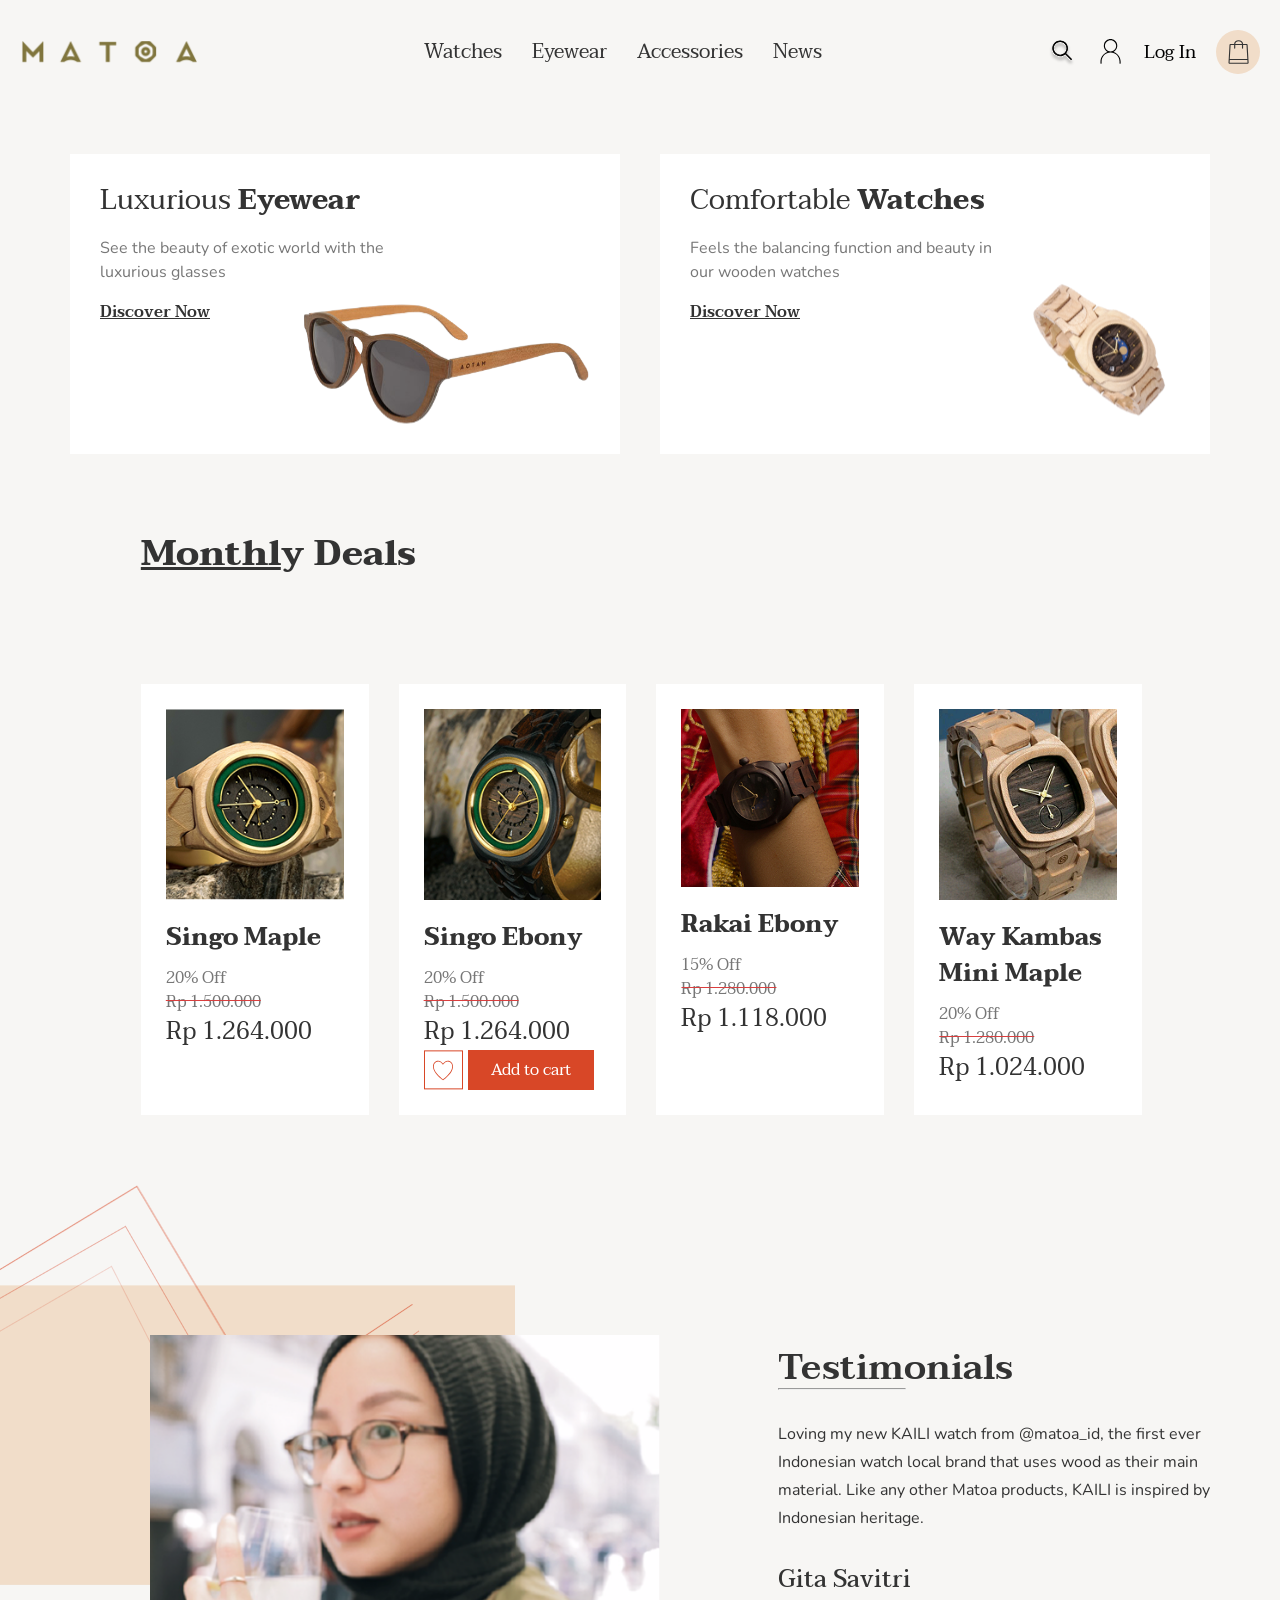
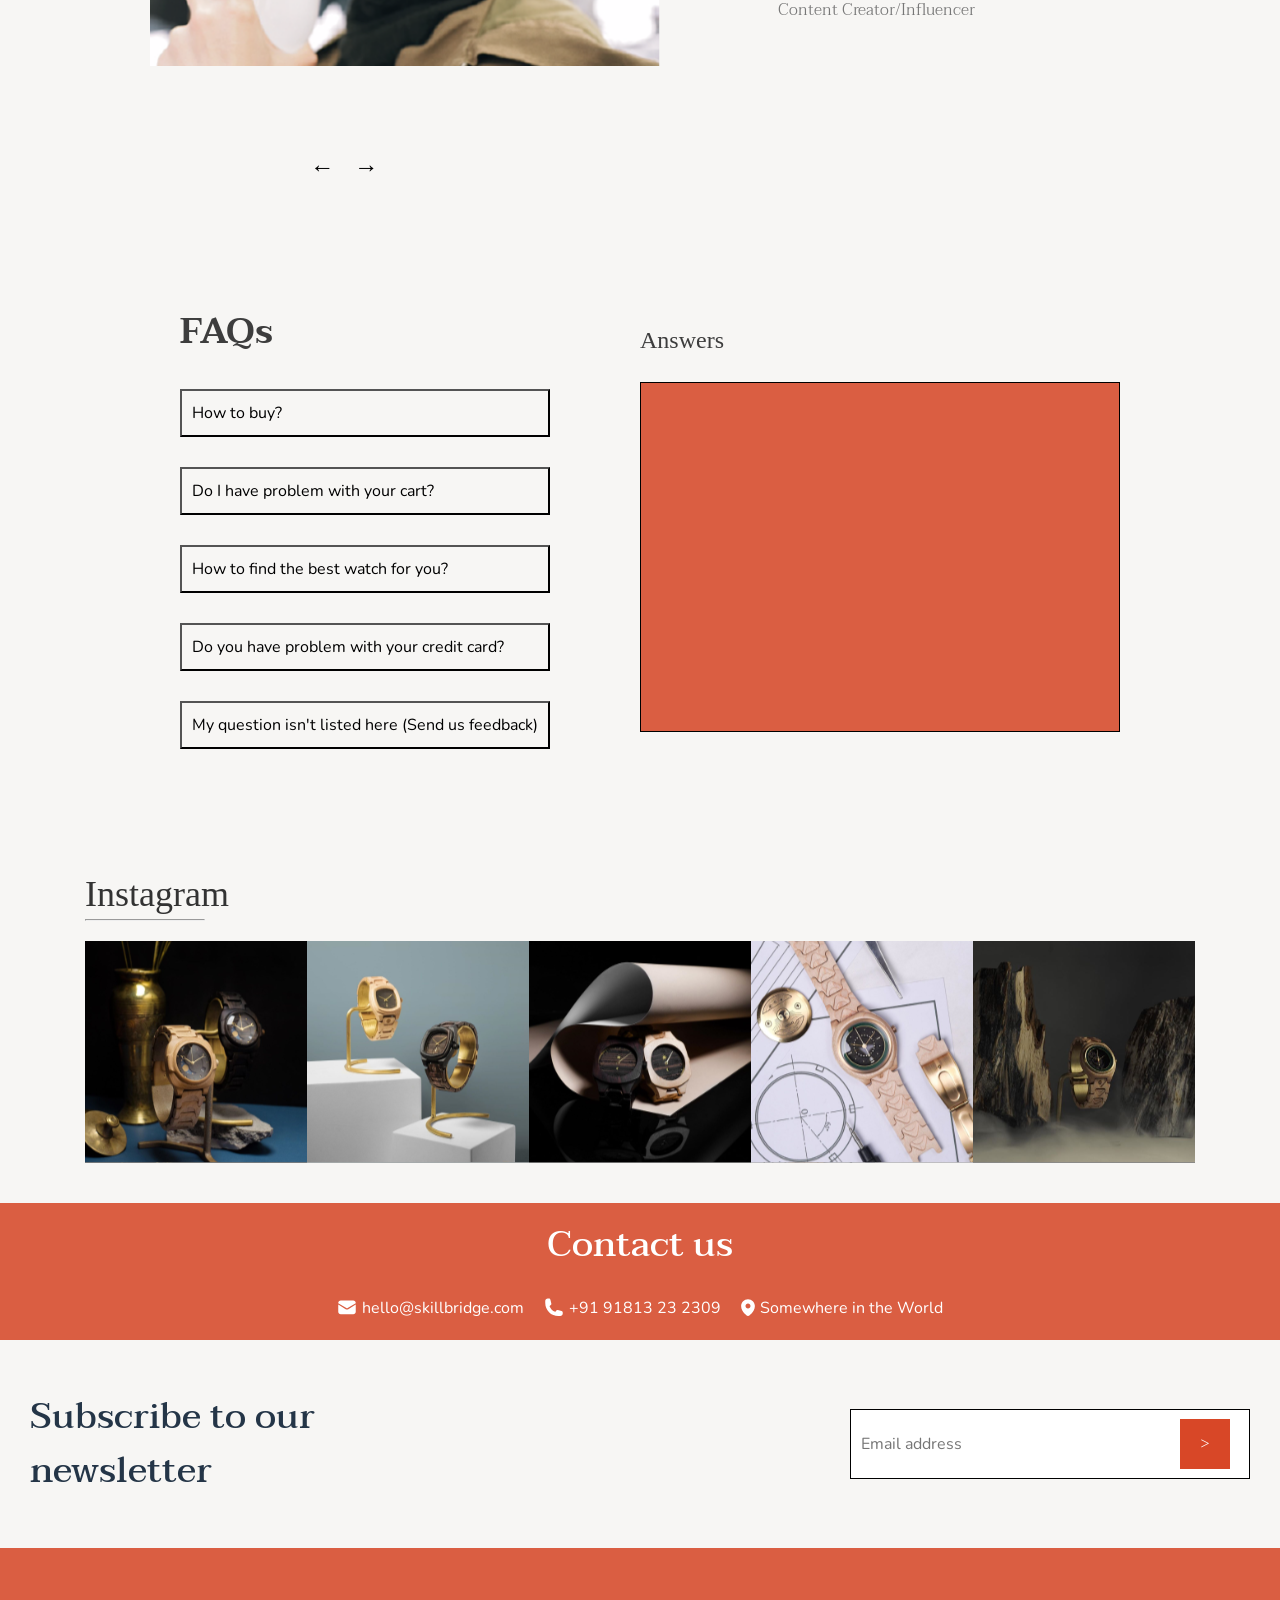
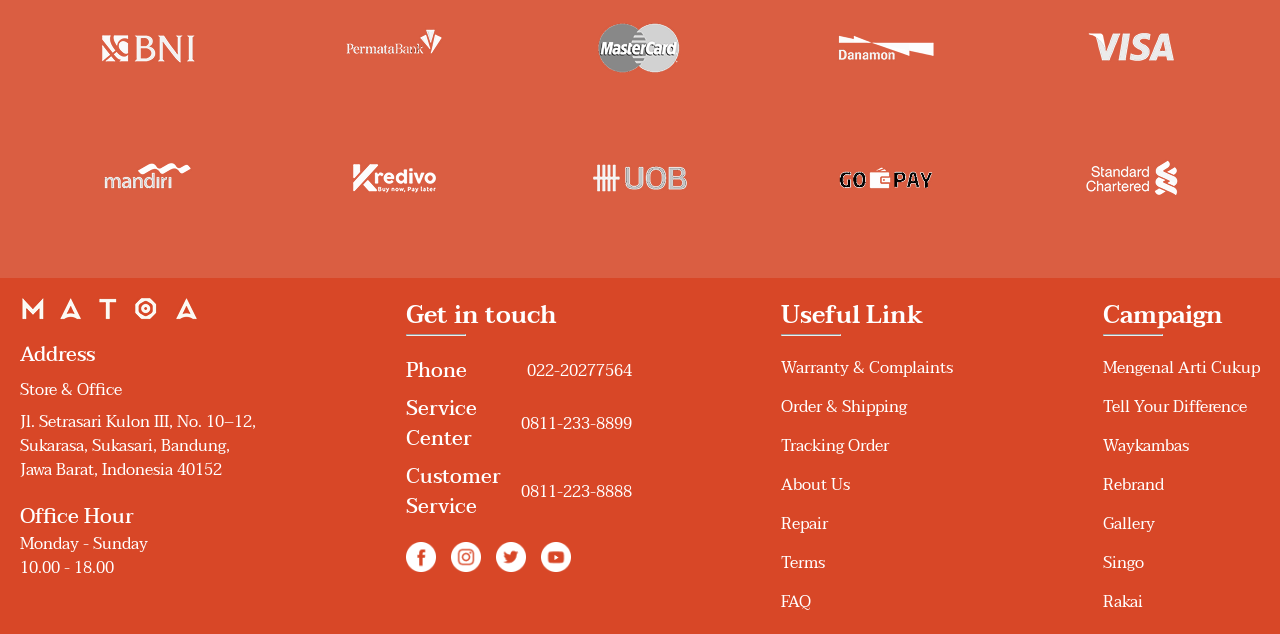
<file: april-frontend-matoa-1-master/index.html>
<!DOCTYPE html>
<html lang="en">
  <head>
    <meta charset="UTF-8" />
    <meta name="viewport" content="width=device-width, initial-scale=1.0" />
    <link
      rel="shortcut icon"
      href="images/favicon/favicon.svg"
      type="image/x-icon"
    />
    <link rel="stylesheet" href="styles/index.css" />
    <!--Fonts -->
    <link rel="preconnect" href="https://fonts.googleapis.com" />
    <link rel="preconnect" href="https://fonts.gstatic.com" crossorigin />
    <link
      href="https://fonts.googleapis.com/css2?family=Taviraj:ital,wght@0,100;0,200;0,300;0,400;0,500;0,600;0,700;0,800;0,900;1,100;1,200;1,300;1,400;1,500;1,600;1,700;1,800;1,900&display=swap"
      rel="stylesheet"
    />
    <link rel="preconnect" href="https://fonts.googleapis.com" />
    <link rel="preconnect" href="https://fonts.gstatic.com" crossorigin />
    <link
      href="https://fonts.googleapis.com/css2?family=Nunito:ital,wght@0,200..1000;1,200..1000&display=swap"
      rel="stylesheet"
    />
    <title>MATOA</title>
  </head>
  <body>

    <header>
      <div class="header_container">
        <img src="images/favicon/favicon.svg" alt="Logo" />
        <input type="checkbox" id="menu-toggle" class="menu-toggle" />
        <label for="menu-toggle" class="hamburger-menu">&#9776;</label>
       
        <nav class="nav_menu">
          <a href="#">Watches</a>
          <a href="#"> Eyewear</a>
          <a href="#">Accessories</a>
          <a href="#">News</a>
          <div class="nav_mobile_actions">
            <a href="#"><img src="images/header/search.svg" alt="search" class="header-icon" /></a>
            <a href="#"><img src="images/header/user.svg" alt="user" class="header-icon" /></a>
            <a class="login" href="#">Log In</a>
            <a href="#"><img src="images/header/cart.svg" alt="cart" class="header-icon cart-icon" /></a>
          </div>
        </nav>

        <div class="header_right">
          <a href="#"
            ><img
              src="images/header/search.svg"
              alt="search"
              class="header-right-icon"
          /></a>
          <a href="#"
            ><img
              src="images/header/user.svg"
              alt="user"
              class="header-right-icon"
          /></a>
          <a class="login" href="#">Log In</a>
          <div class="icon_cart">
            <a href="#"
              ><img
                src="images/header/cart.svg"
                alt="cart"
                class="header-right-icon"
            /></a>
          </div>
        </div>
      </div>
    </header>
    

    <div class="main-categories-section">
      <div class="main-categories-card">
        <h3>Luxurious <strong>Eyewear</strong></h3>
        <p>See the beauty of exotic world with the<br />luxurious glasses</p>
        <a href="#" class="discover-btn">Discover Now</a>
        <img
          class="left-img"
          src="images/maincategories/glasses.svg"
          alt="Luxurious Eyewear"
        />
      </div>

      <div class="main-categories-card">
        <h3>Comfortable<strong> Watches</strong></h3>
        <p>
          Feels the balancing function and beauty in<br />our wooden watches
        </p>
        <a href="#" class="discover-btn">Discover Now</a>
        <img
          class="right-img"
          src="images/maincategories/clock.svg"
          alt="Comfortable Watches"
        />
      </div>
    </div>
    <section class="monthly-deals">
      <h2><u>Monthl</u>y Deals</h2>
      <div class="product-grid">
        <div class="product-card">
          <img class="img1" src="images/monthlydeals/image 1.png" alt="Singo Maple">
          <h3>Singo Maple</h3>
          <p class="discount">20% Off</p>
          <span class="old-price">Rp 1.500.000</span>Rp 1.264.000
        </div>
  
      <div class="product-card">
        <img class="img2" src="images/monthlydeals/image 2.png" alt="Singo Ebony">
        <h3>Singo Ebony</h3>
        <p class="discount">20% Off</p>
        <span class="old-price">Rp 1.500.000</span>Rp 1.264.000
  
        <div class="button-container">
          <img class="heart-icon" src="images/monthlydeals/heartbutton.svg" alt="img">
          <button class="add-to-cart">Add to cart</button>
        </div>
      </div>
      <div class="product-card">
        <img class="img3" src="images/monthlydeals/image 3.png" alt="Rakai Ebony">
        <h3>Rakai Ebony</h3>
        <p class="discount">15% Off</p>
        <span class="old-price">Rp 1.280.000</span>Rp 1.118.000
      </div>
  
      <div class="product-card">
        <img class="img3" src="images/monthlydeals/image 4.png" alt="Way Kambas Mini Maple">
        <h3>Way Kambas Mini Maple</h3>
        <p class="discount">20% Off</p>
          <span class="old-price">Rp 1.280.000</span> Rp 1.024.000
      </div>
     </div>
    </section>
                 <!--Testimonials Section başlangıç-->
                 <section class="testimonials-section">
                  <div class="testimonials-img-container">
                    <img class="vector-1" src="images/testimonials/çizgi1.png" alt="" />
            
                    <img class="vector-2" src="images/testimonials/çizgi2.png" alt="" />
            
                    <img class="vector-3" src="images/testimonials/çizgi3.png" alt="" />
            
                    <img
                      class="bg-img1"
                      src="images/testimonials/Rectangle 34@2x.png"
                      alt=""
                    />
            
                    <img
                      class="main-img"
                      src="images/testimonials/gözlüklükız.png"
                      alt=""
                    />
            
                    <div class="testimonial-arrows">
                      <span class="arrow">&#8592;</span>
                      <span class="arrow">&#8594;</span>
                    </div>
                  </div>
                  <div class="testimonials-text-container">
                    <div>
                      <h2 class="testimonials-title">Testimonials</h2>
                      <hr class="main-tex-line" />
                    </div>
            
                    <p class="testimonils-text">
                      Loving my new KAILI watch from @matoa_id, the first ever Indonesian
                      watch local brand that uses wood as their main material. Like any
                      other Matoa products, KAILI is inspired by Indonesian heritage.
                    </p>
                    <div class="testimonials-creator">
                      <h3>Gita Savitri</h3>
                      <p>Content Creator/Influencer</p>
                    </div>
                  </div>
                </section>
                <!--Testimonials Section bitiş-->
    <div class="container">
      <div class="faq">
        <div class="questions">
          <h2 class="faqs-font">FAQs</h2>
          <button class="button">How to buy?</button>
          <button class="button">Do I have problem with your cart?</button>
          <button class="button">How to find the best watch for you?</button>
          <button class="button">Do you have problem with your credit card?</button>
          <button class="button">My question isn't listed here (Send us feedback)</button>
        </div>
      </div>

      <div class="answers">
        <h2>Answers</h2>
        <br />
        <div class="answer-box">
          <p>
            Click the product you want, take a look at if it is the one for you
            then add it to your cart. After that go to your cart and make the
            payment.
          </p>
        </div>
      </div>
    </div>

       
    <section class="instagram-section">
      <div>
        <h2 class="section-title">Instagram</h2>
        <hr class="underline" />
      </div>

      <div class="image-gallery">
        <div class="image-item">
          <img src="images/instagramPhotos/watch1.svg" alt="Watch 1" />
        </div>
        <div class="image-item">
          <img src="images/instagramPhotos/watch2.svg" alt="Watch 2" />
        </div>
        <div class="image-item">
          <img src="images/instagramPhotos/watch3.svg" alt="Watch 3" />
        </div>
        <div class="image-item">
          <img src="images/instagramPhotos/watch4.svg" alt="Watch 4" />
        </div>
        <div class="image-item">
          <img src="images/instagramPhotos/watch5.svg" alt="Watch 5" />
        </div>
      </div>
    </section>

    <section class="contact-section">
      <div class="contact-container">
        <h2>Contact us</h2>
        <div class="contact-info">
          <p>
            <img
              class="img"
              src="images/contactus/Icon.svg"
              alt="mail"
            />hello@skillbridge.com
          </p>
          <p>
            <img
              class="img"
              src="images/contactus/Button.svg"
              alt="number"
            />+91 91813 23 2309
          </p>
          <p>
            <img
              class="img"
              src="images/contactus/Subtract.svg"
              alt="location"
            />
            Somewhere in the World
          </p>
        </div>
      </div>
    </section>
    <section class="newsletter">
      <div class="newsletter-container">
        <h2 class="newsletter-title">Subscribe to our<br />newsletter</h2>
        <div class="email-form-container">
          <input type="email" placeholder="Email address" required />
          <button class="submit-button">></button>
        </div>
      </div>
    </section>
    <section class="partners-section">
      <div class="partners-grid">
        <img src="images/company-logos/bni.png" alt="BNI">
        <img src="images/company-logos/permatabank.png" alt="PermataBank">
        <img src="images/company-logos/mastercard.png" alt="MasterCard">
        <img src="images/company-logos/danamon.png" alt="Danamon">
        <img src="images/company-logos/visa.png" alt="Visa">
        <img src="images/company-logos/mandiri.png" alt="Mandiri">
        <img src="images/company-logos/kredivo.png" alt="Kredivo">
        <img src="images/company-logos/uob.png" alt="UOB">
        <img src="images/company-logos/gopay.png" alt="GoPay">
        <img src="images/company-logos/standardchartered.png" alt="Standard Chartered">
      </div>
    </section>


    <footer class="footer">
      <div class="footer-container">
        <!-- İlk Kolon -->
        <div class="footer-column">
          <img
            src="images/favicon/footer/matoa.png"
            alt="Matoa logo"
            class="matoa-image"
          />
          <div class="footer-adress">
            <h3 class="footer-heading">Address</h3>
            <p class="footer-info">Store & Office</p>
            <p class="footer-info">
              Jl. Setrasari Kulon III, No. 10–12,<br />Sukarasa, Sukasari,
              Bandung, <br />Jawa Barat, Indonesia 40152
            </p>
          </div>

          <div>
            <p class="footer-heading">Office Hour</p>
            <p class="footer-info">Monday - Sunday</p>
            <p class="footer-info">10.00 - 18.00</p>
          </div>
        </div>

        <!-- İkinci Kolon -->
        <div class="footer-column">
          <div>
            <p class="footer-section-title">Get in touch</p>
            <hr class="footer-line" />
          </div>
          <div class="footer-adress">
            <div class="footer-contact-item">
              <p class="footer-heading">Phone</p>
              <p class="footer-info">022-20277564</p>
            </div>

            <div class="footer-contact-item">
              <p class="footer-heading">
                Service<br />
                Center
              </p>
              <p class="footer-info">0811-233-8899</p>
            </div>

            <div class="footer-contact-item">
              <p class="footer-heading">
                Customer<br />
                Service
              </p>
              <p class="footer-info">0811-223-8888</p>
            </div>
          </div>
          <div class="social-icons">
            <img
              class="social-icon"
              src="images/favicon/footer/facebook.png"
              alt="Facebook logo"
            />
            <img
              class="social-icon"
              src="images/favicon/footer/instagram.png"
              alt="Instagram logo"
            />
            <img
              class="social-icon"
              src="images/favicon/footer/twitter.png"
              alt="Twitter logo"
            />
            <img
              class="social-icon"
              src="images/favicon/footer/youtube.png"
              alt="YouTube logo"
            />
          </div>
        </div>

        <!-- Üçüncü Kolon -->
        <div class="footer-column">
          <div>
            <p class="footer-section-title">Useful Link</p>
            <hr class="footer-line" />
          </div>
          <ul class="footer-links">
            <li><a href="#" class="footer-info">Warranty & Complaints</a></li>
            <li><a href="#" class="footer-info">Order & Shipping</a></li>
            <li><a href="#" class="footer-info">Tracking Order</a></li>
            <li><a href="#" class="footer-info">About Us</a></li>
            <li><a href="#" class="footer-info">Repair</a></li>
            <li><a href="#" class="footer-info">Terms</a></li>
            <li><a href="#" class="footer-info">FAQ</a></li>
          </ul>
        </div>

        <!-- Dördüncü Kolon -->
        <div class="footer-column">
          <div>
            <p class="footer-section-title">Campaign</p>
            <hr class="footer-line" />
          </div>
          <div class="footer-links">
            <p class="footer-info">Mengenal Arti Cukup</p>
            <p class="footer-info">Tell Your Difference</p>
            <p class="footer-info">Waykambas</p>
            <p class="footer-info">Rebrand</p>
            <p class="footer-info">Gallery</p>
            <p class="footer-info">Singo</p>
            <p class="footer-info">Rakai</p>
          </div>
        </div>
      </div>
    </footer>
    <script src="./scripts/faqs.js"></script> 
  </body>
</html>
</file>
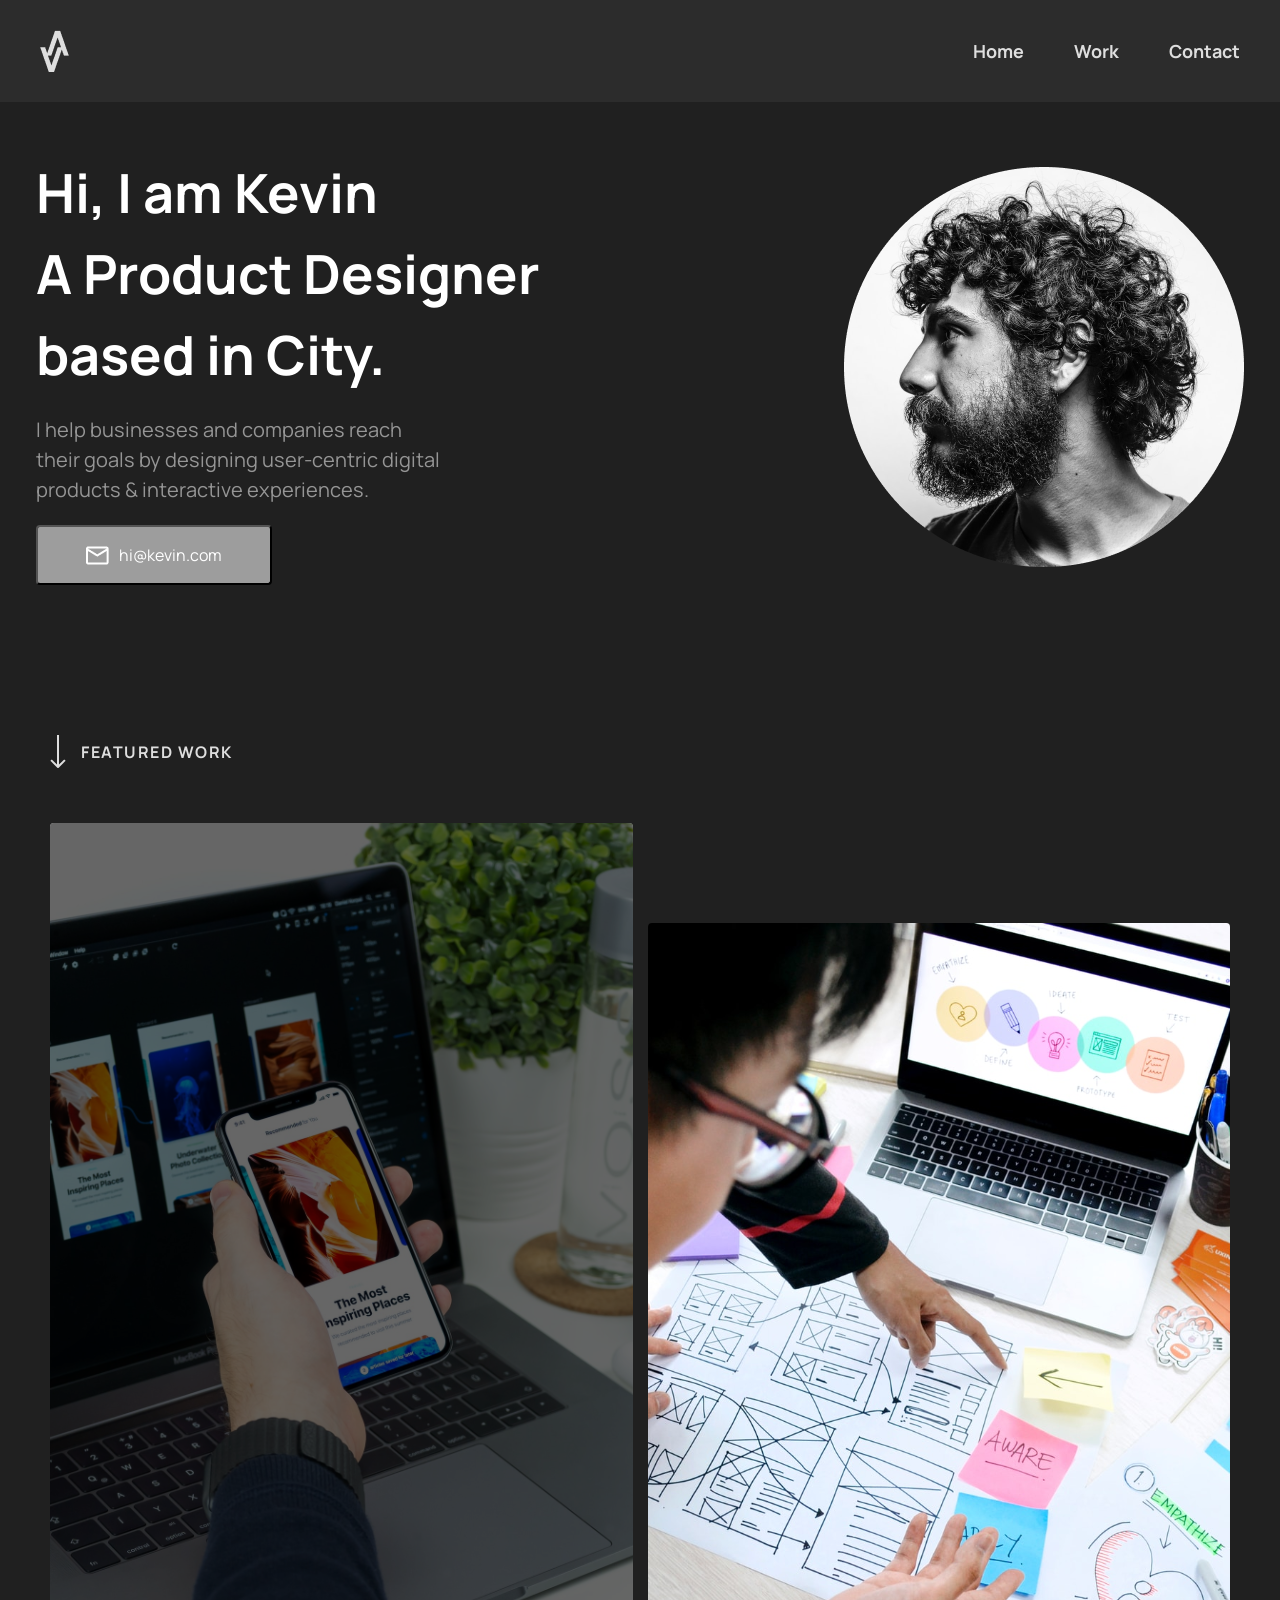
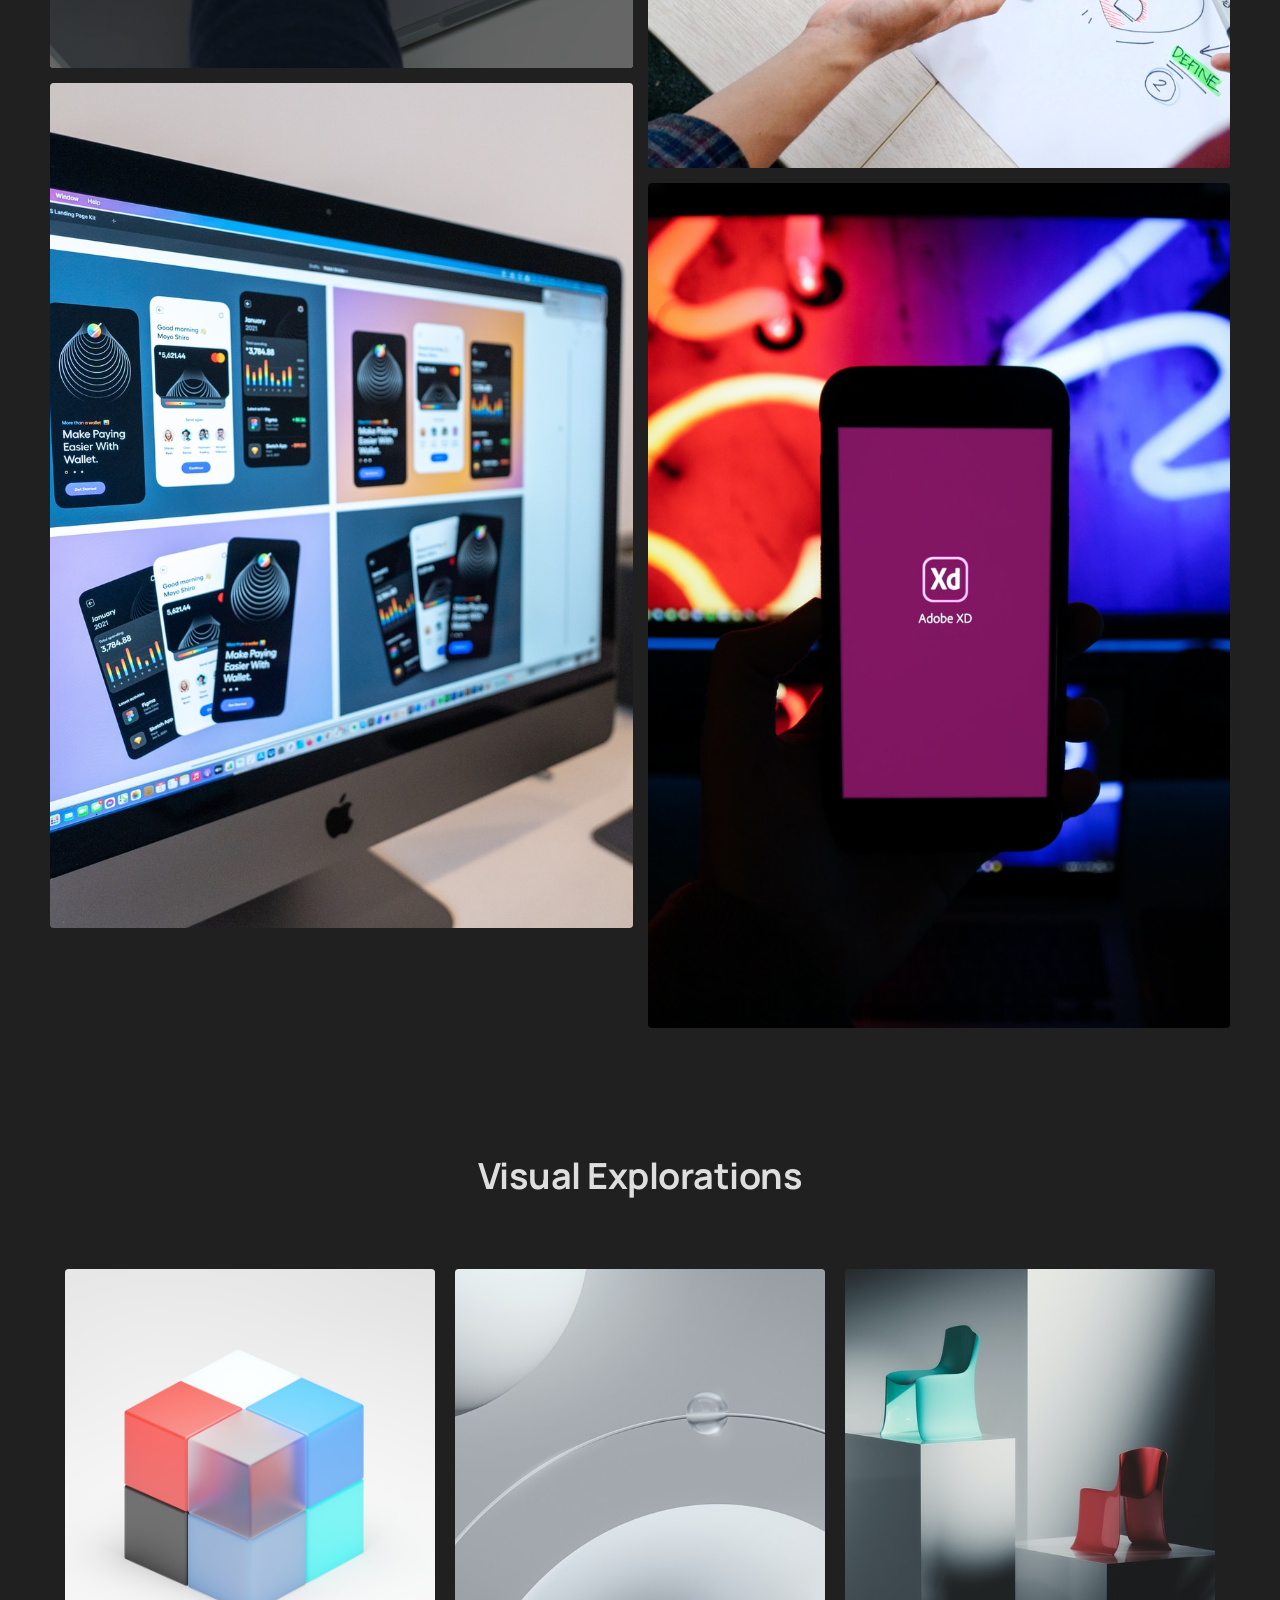
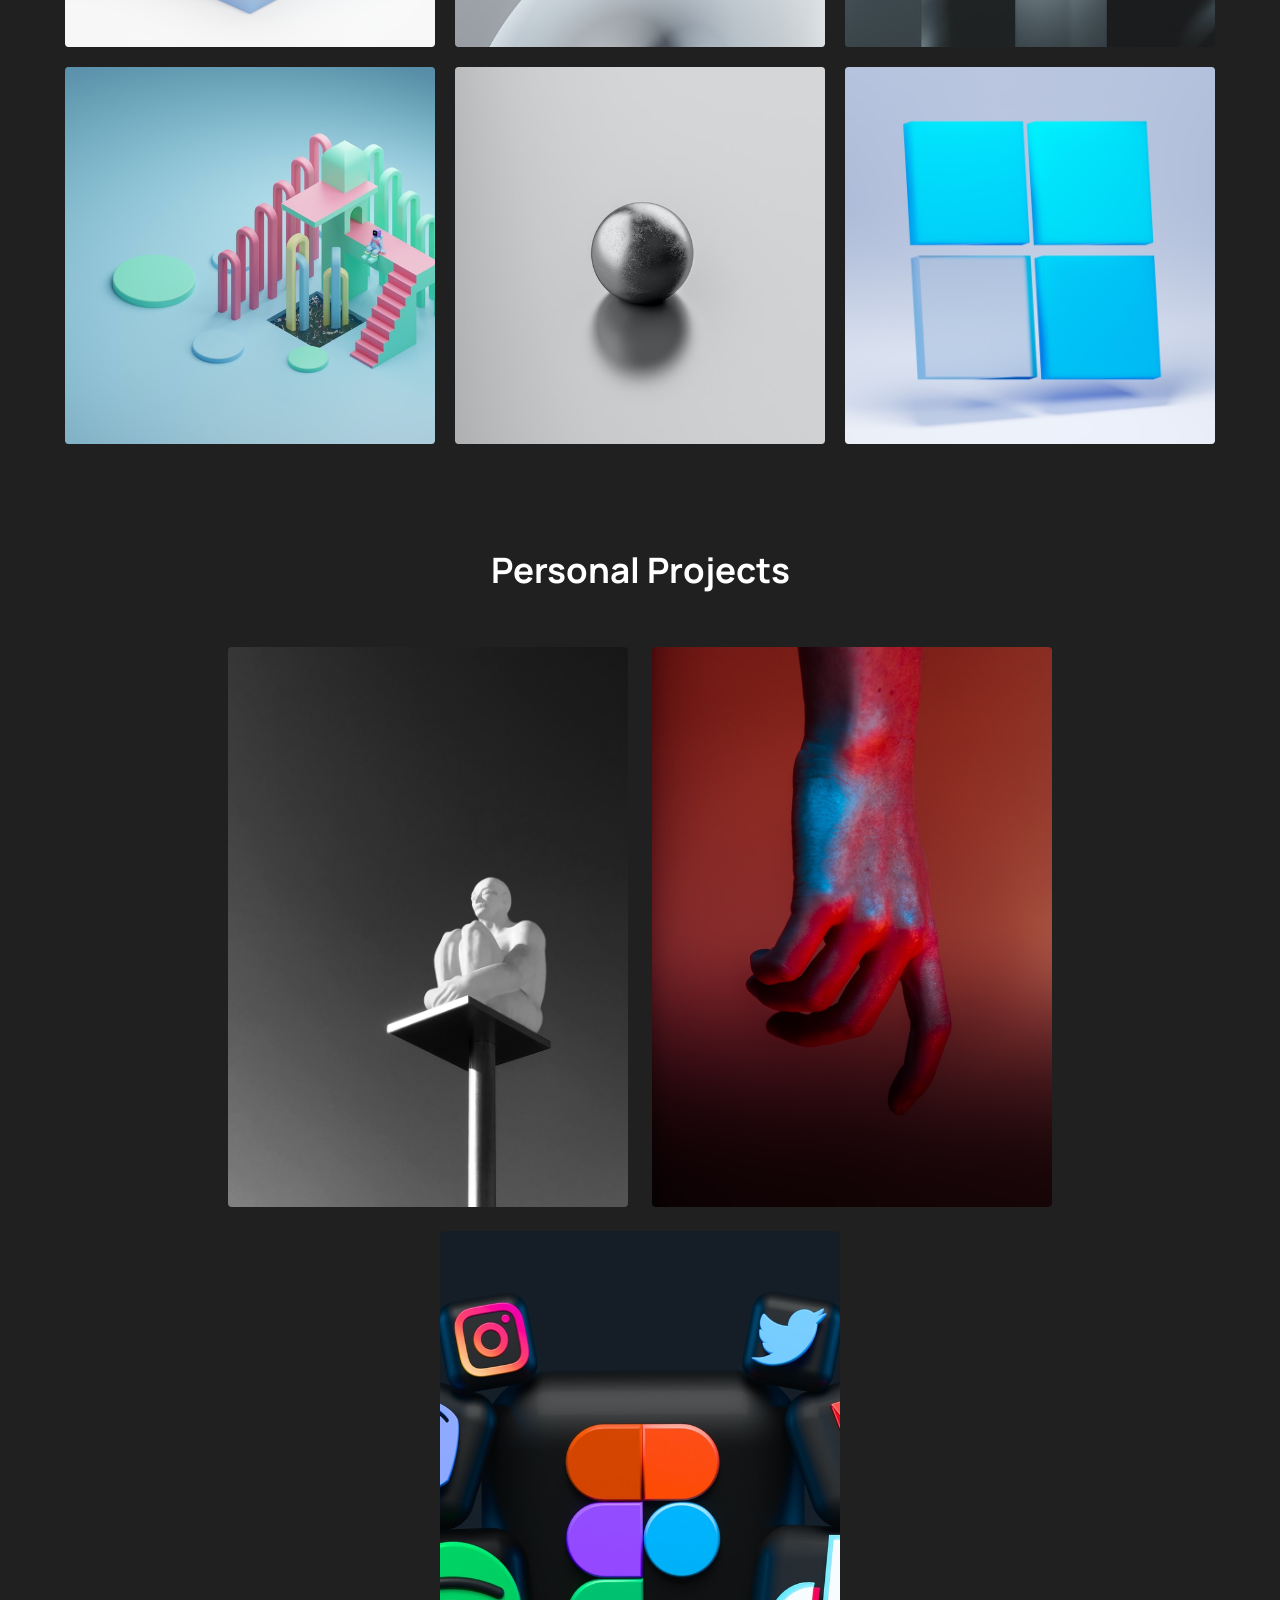
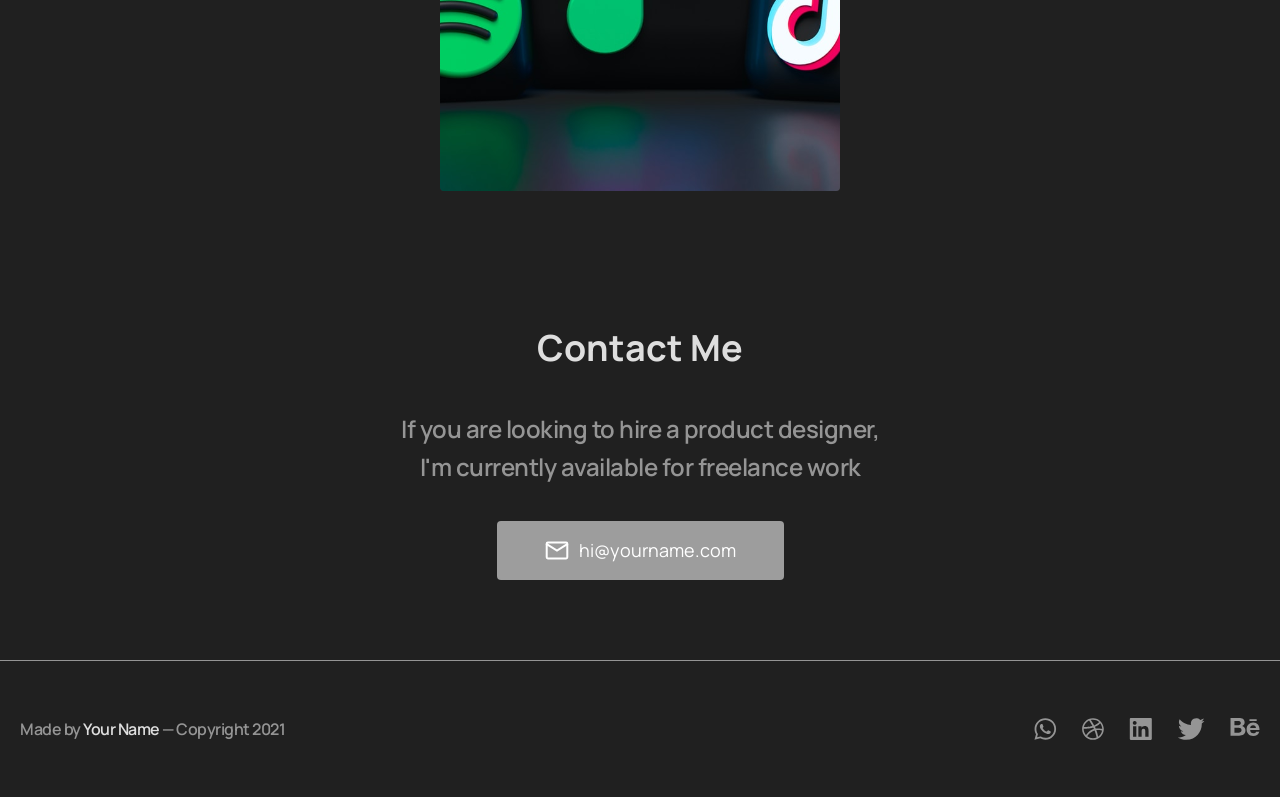
<file: march-frontend-portfolio-1-master/index.html>
<!DOCTYPE html>
<html lang="en">
  <head>
    <meta charset="UTF-8" />
    <meta name="viewport" content="width=device-width, initial-scale=1.0" />
    <link rel="stylesheet" href="styles/index.css" />
    <link
      rel="shortcut icon"
      href="assets/favicon/favicon.svg"
      type="image/x-icon"
    />
    <!-- Font -->
    <link rel="preconnect" href="https://fonts.googleapis.com" />
    <link rel="preconnect" href="https://fonts.gstatic.com" crossorigin />
    <link
      href="https://fonts.googleapis.com/css2?family=Manrope:wght@200..800&display=swap"
      rel="stylesheet"
    />
    <title>Portfolio</title>
  </head>
  <body>
    <!-- HEADER BAŞLANGIÇ -->
    <header class="header">
      <nav class="header-navbar">
        <a href="index.html">
          <img src="assets/header/header-logo.png" alt="header logo" />
        </a>

        <div class="item-div">
          <a href="#">Home</a>
          <a href="#">Work</a>
          <a href="#">Contact</a>
        </div>
        <div class="mobile-menu">MENU</div>
      </nav>
    </header>
    <!-- HEADER BİTİŞ-->
    <!-- nihat/MA-9-Hero-section Start-->

    <section class="hero-container">
      <div class="hero-text">
        <h1 class="hero-header">
          Hi, I am Kevin <br />
          A Product Designer <br />
          based in City.
        </h1>

        <p class="hero-paragraph">
          I help businesses and companies reach <br />
          their goals by designing user-centric digital <br />
          products & interactive experiences.
        </p>

        <button class="hero-button">
          <img
            class="hero-mail"
            src="assets/hero-section/Group.png"
            alt="mail-icon"
          />hi@kevin.com
        </button>
      </div>
      <div class="hero-image">
        <img class="hero-img" src="assets/hero-section/hero.png" alt="hero" />
      </div>
    </section>
    <!-- nihat/MA-9-Hero-section End-->
    <!-- Featured Section Start -->
    <section class="featured-work-section">
      <div class="featured-work-container">
        <div class="featured-work-header-text">
          <img src="./assets/featured-work-img/Arrow.svg" alt="Arrow" />
          <h4>featured work</h4>
        </div>
        <div class="featured-work-images">
          <div class="featured-images-left">
            <div class="featured-images featured-image-overlay">
              <img
                class="featured-images"
                src="./assets/featured-work-img/featuredimg1.svg"
                alt="telefon tutan adam"
              />
              <p class="img-text">InVersion</p>
            </div>
            <div class="featured-images featured-image-overlay">
              <img
                class="featured-images"
                src="./assets/featured-work-img/featuredimg2.svg"
                alt="bilgisayar ekrani"
              />
              <p class="img-text">InVersion</p>
            </div>
          </div>
          <div class="featured-images-right">
            <div class="featured-images featured-image-overlay">
              <img
                class="featured-images"
                src="./assets/featured-work-img/featuredimg3.svg"
                alt="calisma fotografi"
              />
              <p class="img-text">InVersion</p>
            </div>
            <div class="featured-images featured-image-overlay">
              <img
                class="featured-images"
                src="./assets/featured-work-img/featuredimg4.svg"
                alt="telefon fotografi"
              />
              <p class="img-text">InVersion</p>
            </div>
          </div>
        </div>
      </div>
    </section>
    <!-- Featured Section End -->
    <!-- Visual Explorations Start -->
    <section>
      <div class="visual-explorations-section">
        <div class="visual-explorations-text-part">
          <p>Visual Explorations</p>
        </div>
        <div class="visual-explorations-image-part">
          <img
            src="assets/Visual-Explorations-section-images/image2.svg"
            alt="Visual Explorations"
          />
          <img
            src="assets/Visual-Explorations-section-images/image3.svg"
            alt="Visual Explorations"
          />
          <img
            src="assets/Visual-Explorations-section-images/image5.svg"
            alt="Visual Explorations"
          />
          <img
            src="assets/Visual-Explorations-section-images/image4.svg"
            alt="Visual Explorations"
          />
          <img
            src="assets/Visual-Explorations-section-images/image1.svg"
            alt="Visual Explorations"
          />
          <img
            src="assets/Visual-Explorations-section-images/image6.svg"
            alt="Visual Explorations"
          />
        </div>
      </div>
    </section>
    <!-- Visual Explorations End -->
    <section class="personal-projects">
      <div class="personal-projects-container">
        <h1 class="main-title">Personal Projects</h1>
        <div class="personal-images">
          <img
            class="person-img"
            src="assets/personal-projects-images/personal-projects-1.svg"
            alt=""
          />
          <img
            class="person-img"
            src="assets/personal-projects-images/personal-projects-2.svg"
            alt=""
          />
          <img
            class="person-img"
            src="assets/personal-projects-images/personal-projects-3.svg"
            alt=""
          />
        </div>
      </div>
    </section>
    <!-- contect section start -->
    <section class="contact-section">
      <div class="contact-container">
        <h2 class="contact-title">Contact Me</h2>
        <p class="contact-text">
          If you are looking to hire a product designer, I'm currently available
          for freelance work
        </p>
        <div class="contact-button">
          <button>
            <img src="assets/contact/email.svg" alt="Email Icon" />
            hi@yourname.com
          </button>
        </div>
      </div>
    </section>
    <!-- contect section end -->

    <footer class="footer">
      <div class="footer-container">
        <p>Made by <span>Your Name</span> — Copyright 2021</p>
        <div class="social-icons">
          <a href="#"><img src="assets/footer/image1.svg" alt="WhatsApp" /></a>
          <a href="#"><img src="assets/footer/image2.svg" alt="Dribbble" /></a>
          <a href="#"><img src="assets/footer/image3.svg" alt="LinkedIn" /></a>
          <a href="#"><img src="assets/footer/image4.svg" alt="Twitter" /></a>
          <a href="#"><img src="assets/footer/image5.svg" alt="Behance" /></a>
        </div>
      </div>
    </footer>
  </body>
</html>
</file>
<file: april-frontend-matoa-1-master/styles/index.css>
@import "./global/reset.css";
@import "./sections/example.css";
@import "./sections/header.css";
@import "./sections/footer.css";
@import "./sections/newslatter.css";
@import "./sections/testimonials.css";
@import "./sections/faqs.css";
@import "./sections/contactus.css";
@import "./sections/maincategories.css";
@import "./sections/intagram.css";
@import "./sections/monthlydeals.css";
@import "./sections/company-logos.css";
</file>
<file: march-frontend-portfolio-1-master/styles/index.css>
@import "./global/reset.css";
@import "./sections/example.css";
@import "./sections/solution.css";
@import "./sections/personal-projects.css";
@import "./sections/conclusion.css";
@import "./sections/footer.css";
@import "./sections/problem.css";
@import "./sections/header.css";
@import "./sections/contact.css";
@import "./sections/visual.css";
@import "./sections/featured-work.css";
@import "./sections/covibe.css";
@import "./sections/hero.css";
@import "./sections/prototype.css";
</file>
